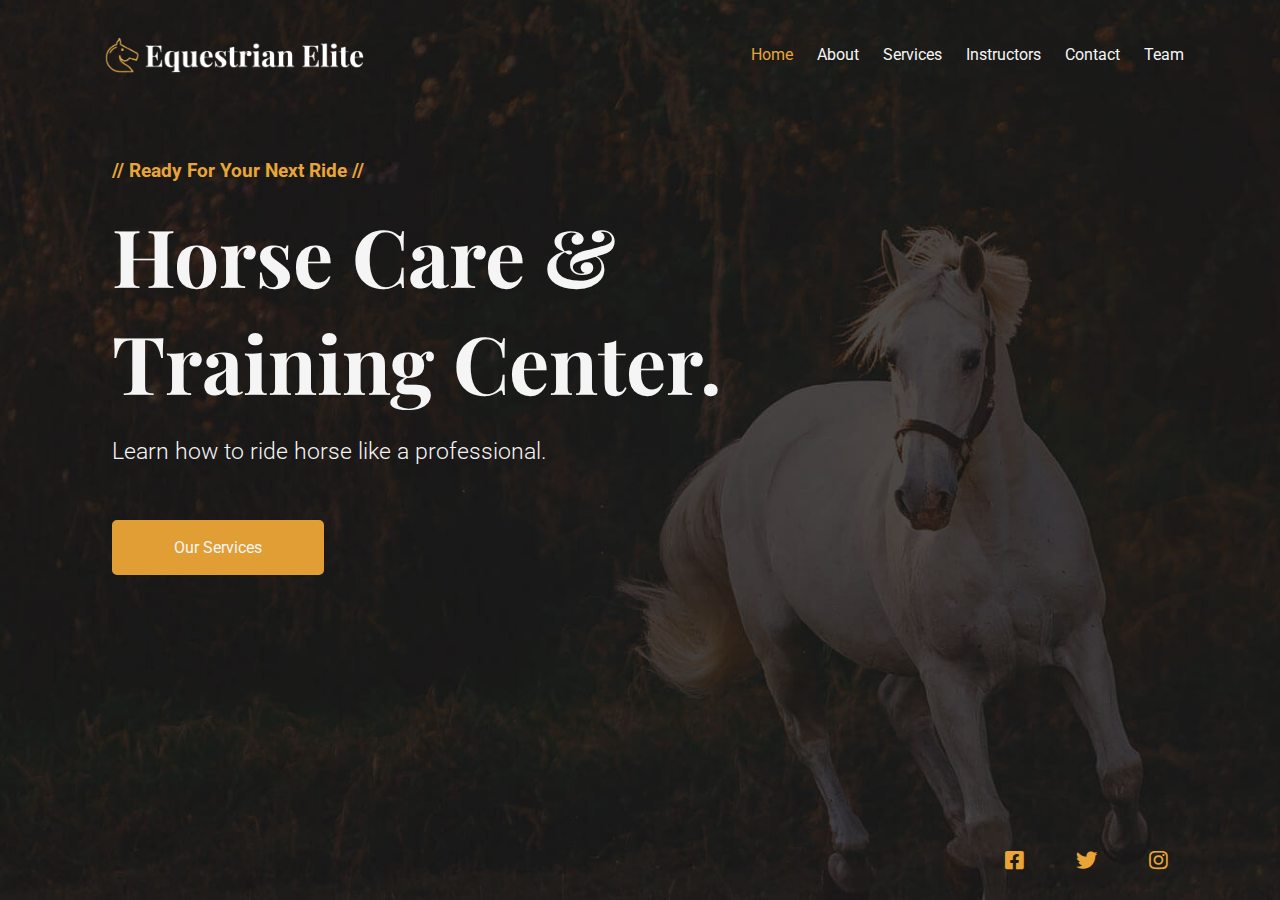
<file: EquestrianElite/index.html>
<!DOCTYPE html>
<html lang="en">
  <head>
    <meta charset="UTF-8" />
    <meta name="viewport" content="width=device-width, initial-scale=1.0" />

    <title>Equestrian Elite</title>

    <link rel="shortcut icon" href="./images/icon.png" type="image/x-icon" />
    <link rel="stylesheet" type="text/css" href="./css/style.css" />

    <!-- font awsome for icons -->
    <link
      rel="stylesheet"
      href="https://cdnjs.cloudflare.com/ajax/libs/font-awesome/5.15.4/css/all.min.css"
    />

    <style>
      body {
        background-image: url("./images/Background.jpg");
        height: 100vh;
        background-size: cover;
        background-repeat: no-repeat;
        color: whitesmoke;
      }

      a {
        color: whitesmoke;
      }

      section {
        width: 60%;
        margin-top: 5rem;
        height: max-content;
        display: flex;
        flex-direction: column;
      }

      section #Large_h1 {
        font-size: 90px;
        margin: 0;
      }

      section #styled_h3 {
        font-size: 23px;
        font-weight: 300;
      }

      section #Large_h1,
      section #styled_h3 {
        text-align: left;
      }

      footer {
        background-image: none;
        padding: 0;
        height: max-content;
        display: inline-block;
        position: absolute;
        right: 5rem;
        bottom: 0;
      }

      footer i {
        border: none;
      }

      /* For (laptop)*/
      @media (max-width: 1366px) {
        section {
          margin-top: 2rem;
        }

        section #Large_h1 {
          font-size: 80px;
        }
      }

      /* Medium devices (tablets, 820px and down) */
      @media (max-width: 820px) {
        body {
          background-position: center;
        }

        .container {
          padding: 0 6rem;
        }

        section {
          width: 100%;
          margin-top: 8rem;
          align-items: center;
        }

        section #Large_h1 {
          font-size: 80px;
        }

        section #Large_h1,
        section #styled_h3 {
          text-align: center;
        }

        footer {
          right: 35%;
        }
      }

      /* Small devices (phones, 576px and down) */
      @media (max-width: 576px) {
        .container {
          padding: 0 3rem;
        }

        section {
          margin-top: 5rem;
        }

        section #Large_h1 {
          font-size: 50px;
        }

        section #styled_h3 {
          font-size: 20px;
        }

        footer {
          right: 25%;
        }
      }
    </style>
  </head>

  <body>
    <!-- HEADER -->
    <header>
      <div id="menuIcon">
        <i class="fas fa-bars fa-lg"></i>
      </div>
      <nav>
        <img src="./images/Logo.png" alt="Logo" />

        <ul id="sideNav">
          <a href="./index.html">
            <li id="active-page">Home</li>
          </a>
          <a href="./about.html">
            <li>About</li>
          </a>
          <a href="./services.html">
            <li>Services</li>
          </a>
          <a href="./instructors.html">
            <li>Instructors</li>
          </a>
          <a href="./contact.html">
            <li>Contact</li>
          </a>
          <a href="./team.html">
            <li>Team</li>
          </a>
        </ul>
      </nav>
    </header>
    <div class="container">
      <!-- SECTION -->
      <section>
        <h3 style="color: #e9a537">// Ready For Your Next Ride //</h3>
        <h1 id="Large_h1">Horse Care & Training Center.</h1>
        <h3 id="styled_h3">Learn how to ride horse like a professional.</h3>
        <a class="btn" href="./services.html">Our Services</a>
      </section>

      <!-- FOOTER -->
      <footer>
        <a href="https://www.facebook.com/" target="_blank"
          ><i class="fab fa-facebook-square fa-lg"></i
        ></a>
        <a href="https://twitter.com/" target="_blank"
          ><i class="fab fa-twitter fa-lg"></i
        ></a>
        <a href="https://www.instagram.com/" target="_blank"
          ><i class="fab fa-instagram fa-lg"></i
        ></a>
      </footer>
    </div>

    <script src="./js/mobileSideNav.js"></script>
  </body>
</html>
</file>
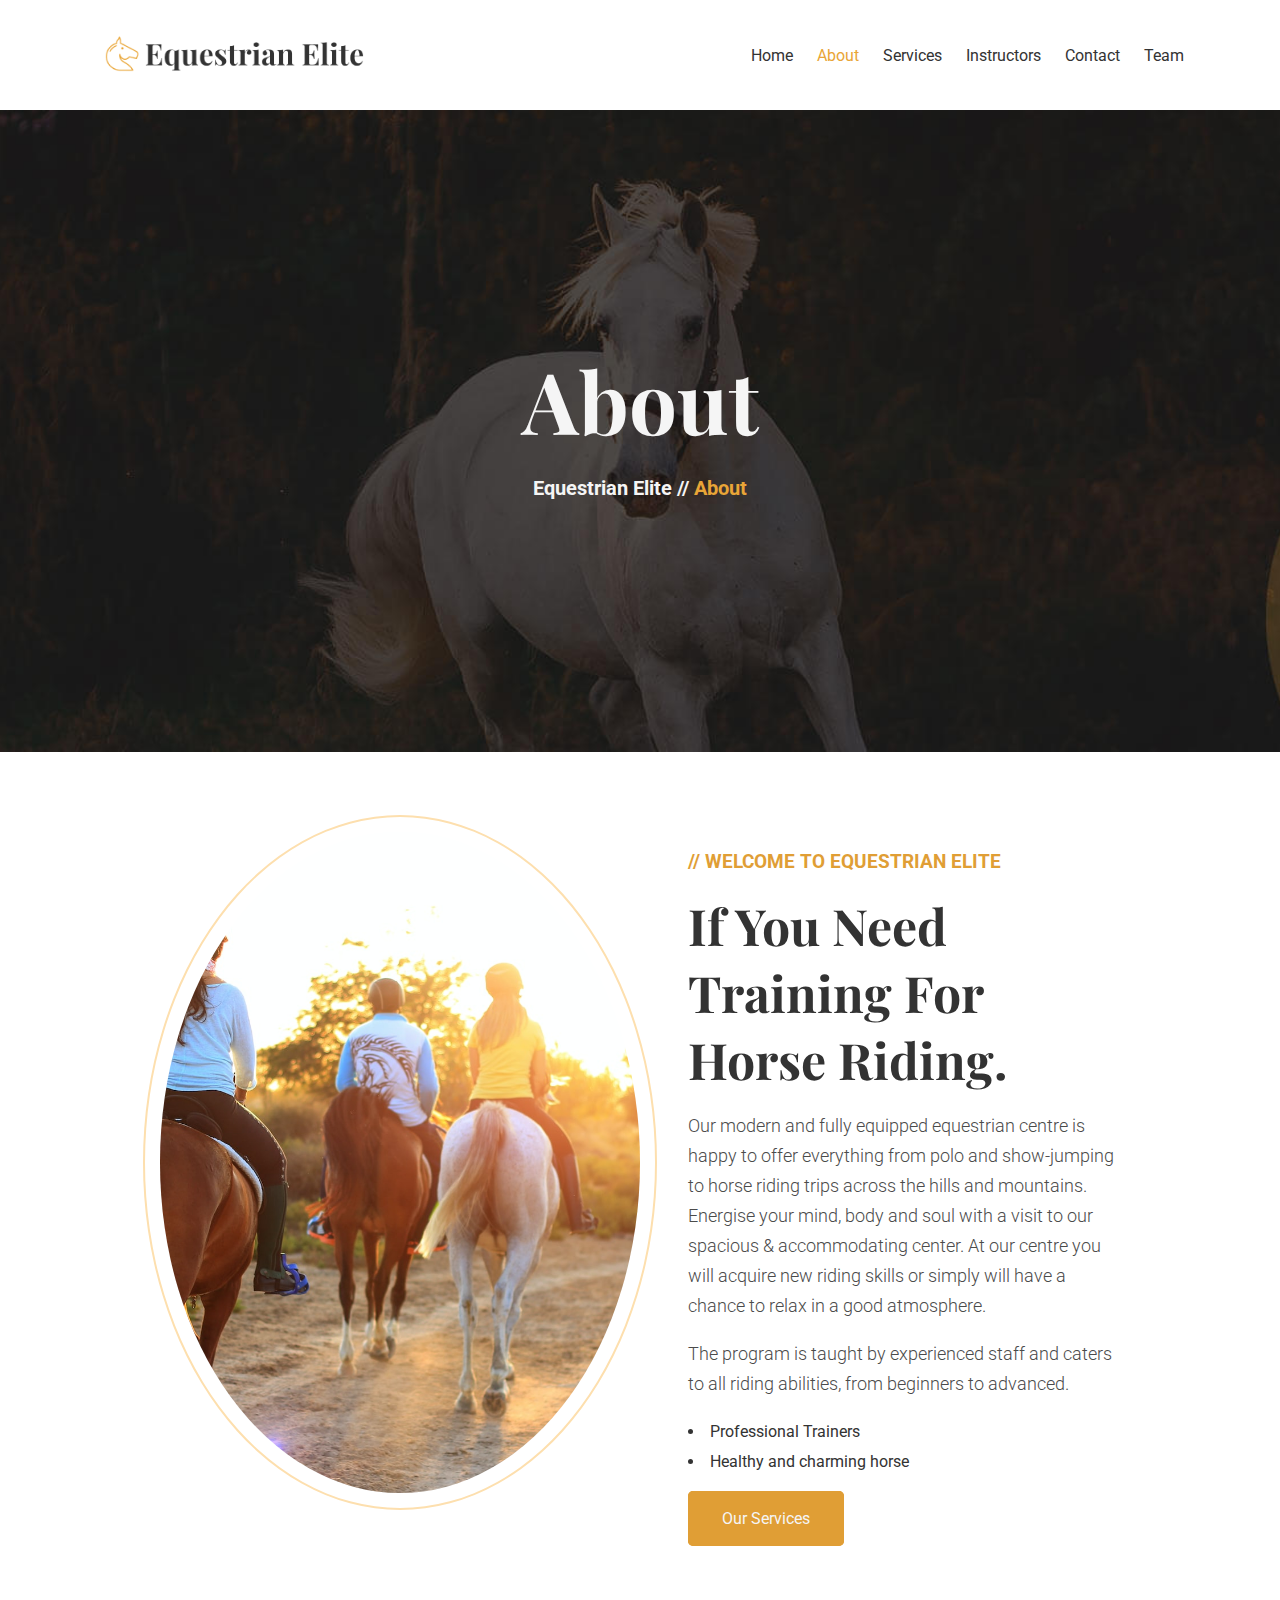
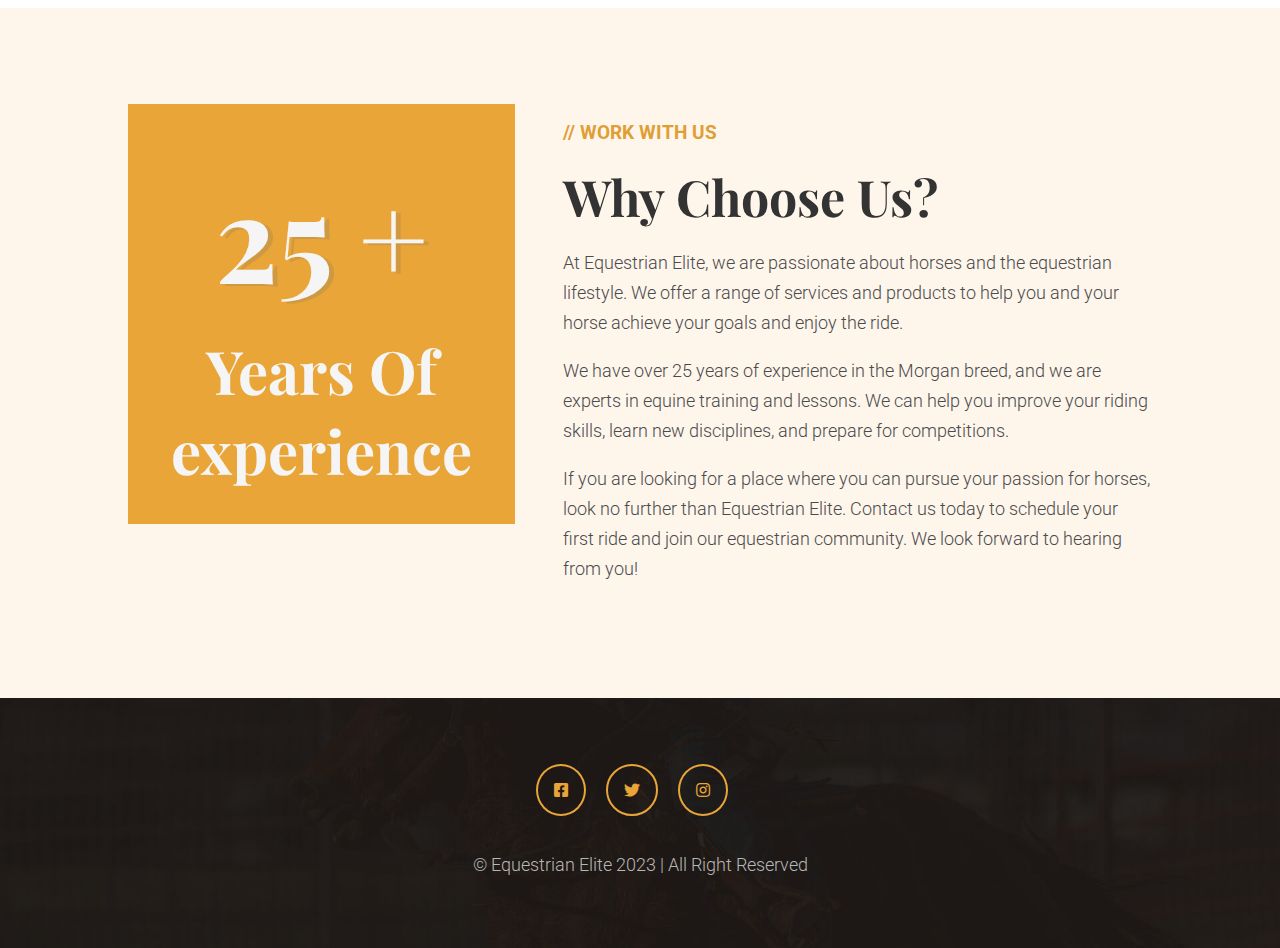
<file: EquestrianElite/about.html>
<!DOCTYPE html>
<html lang="en">

<head>
  <meta charset="UTF-8" />
  <meta name="viewport" content="width=device-width, initial-scale=1.0" />

  <title>About</title>

  <link rel="shortcut icon" href="./images/icon.png" type="image/x-icon">
  <link rel="stylesheet" type="text/css" href="./css/style.css" />

  <!-- font awsome for icons -->
  <link rel="stylesheet" href="https://cdnjs.cloudflare.com/ajax/libs/font-awesome/5.15.4/css/all.min.css">

  <style>
    .welcome {
      height: max-content;
      margin: 5rem 0;
      padding: 0 3rem;
      display: flex;
      flex-direction: row;
      justify-content: space-between;
    }

    .photo {
      /* background-color: #8de5eb; */
      width: 50%;
    }

    .photo img {
      object-fit: cover;
      object-position: center;
      width: 100%;
      height: 95%;
      border-radius: 50%;
      outline-color: #fddfae;
      outline-width: 2px;
      outline-style: solid;
      outline-offset: 15px;
    }

    .content {
      width: 45%;
      margin-left: 3rem;
    }

    .content ul {
      padding-left: 0;
      list-style-position: inside;
      margin-bottom: 2rem;
      line-height: 30px;
    }

    section {
      background-color: #FEF5EB;
      display: flex;
      flex-direction: row;
      justify-content: space-between;
      align-items: flex-start;
      padding: 6rem 8rem;
    }

    .square {
      width: 30rem;
      height: 20rem;
      padding: 50px 40px;
      background-color: #e9a537;
      text-align: center;
    }

    .square h1 {
      font-size: 60px;
      margin: 0;
      color: whitesmoke;
    }

    .square h1#number {
      font-size: 120px;
      text-shadow: 5px 2px 0 #cf9943;
      margin-bottom: 1rem;
    }

    .content.second {
      width: 90%;
    }


    /* Medium devices (tablets, 820px and down) */
    @media (max-width: 820px) {
      .welcome {
        padding: 0 0;
        flex-direction: column;
        height: max-content;
      }

      .photo {
        width: 100%;
        display: flex;
        justify-content: center;
        align-items: center;
      }

      .photo img {
        height: 545px;
        width: 545px;
      }

      .content {
        width: 100%;
        margin-left: 0;
        margin-top: 3rem;
      }

      section {
        padding: 6rem 2rem;
      }

      .square {
        width: 15rem;
      }

      .content.second {
        margin-left: 1rem;
        margin-top: 0;
      }

      .square h1 {
        font-size: 45px;
      }

      .square h1#number {
        font-size: 100px;
        text-shadow: 5px 2px 0 #cf9943;
      }
    }

    /* Small devices (phones, 576px and down) */
    @media (max-width: 576px) {
      .photo img {
        height: 280px;
        width: 280px;
      }

      section {
        flex-direction: column;
      }

      .square {
        height: 15rem;
      }

      .square h1 {
        font-size: 40px;
      }

      .content.second {
        width: 100%;
        margin-left: 0;
      }


    }
  </style>
</head>

<body>
  <!-- HEADER -->
  <header>
    <div id="menuIcon">
      <i class="fas fa-bars fa-lg"></i>
    </div>
    <nav>
      <img src="./images/Logo_black.png" alt="Logo">

      <ul id="sideNav">
        <a href="./index.html">
          <li>Home</li>
        </a>
        <a href="./about.html">
          <li id="active-page">About</li>
        </a>
        <a href="./services.html">
          <li>Services</li>
        </a>
        <a href="./instructors.html">
          <li>Instructors</li>
        </a>
        <a href="./contact.html">
          <li>Contact</li>
        </a>
        <a href="./team.html">
          <li>Team</li>
        </a>
      </ul>
    </nav>
  </header>

  <!-- SECTION -->
  <section id="banner">
    <h1>About</h1>
    <h3>Equestrian Elite // <span> About</span></h3>
  </section>

  <div class="container">
    <div class="welcome">
      <div class="photo">
        <img src="./images/about.jpeg" alt="">
      </div>
      <div class="content">
        <h3 class="subTitle">// Welcome To Equestrian Elite</h3>
        <h1 class="title">If You Need Training For Horse Riding.</h1>
        <p> Our modern and fully equipped equestrian centre is happy to offer everything from polo and show-jumping to horse riding trips across the hills and mountains. Energise your mind, body and soul with a visit to our spacious & accommodating center. At our centre you will acquire new riding skills or simply will have a chance to relax in a good atmosphere.</p>

        <p>The program is taught by experienced staff and caters to all riding abilities, from beginners to advanced.
        </p>

        <ul>
          <li>Professional Trainers</li>
          <li>Healthy and charming horse</li>
        </ul>

        <a class="btn" href="./services.html">Our Services</a>

      </div>
    </div>
  </div>

  <section>
    <div class="square">
      <h1 id="number">25 +</h1>
      <h1>Years Of experience</h1>
    </div>

    <div class="content second">
      <h3 class="subTitle">// WORK WITH US</h3>
      <h1 class="title">Why Choose Us?</h1>
      <p> At Equestrian Elite, we are passionate about horses and the equestrian lifestyle. We offer a range of services
        and products to help you and your horse achieve your goals and enjoy the ride.</p>

      <p>We have over 25 years of experience in the Morgan breed, and we are experts in equine training and lessons. We
        can help you improve your riding skills, learn new disciplines, and prepare for competitions.
      </p>

      <p>If you are looking for a place where you can pursue your passion for horses, look no further than Equestrian
        Elite. Contact us today to schedule your first ride and join our equestrian community. We look forward to
        hearing from you!</p>

    </div>
  </section>

  <!-- FOOTER -->
  <footer>     
      <div class="social-media">
        <a href="https://www.facebook.com/" target="_blank"><i class="fab fa-facebook-square"></i></a>
        <a href="https://twitter.com/" target="_blank"><i class="fab fa-twitter"></i></a>
        <a href="https://www.instagram.com/" target="_blank"><i class="fab fa-instagram"></i></a>
      </div>
      <p>© Equestrian Elite 2023 | All Right Reserved</p>
  </footer>

  <script src="./js/mobileSideNav.js"></script>
</body>

</html>
</file>
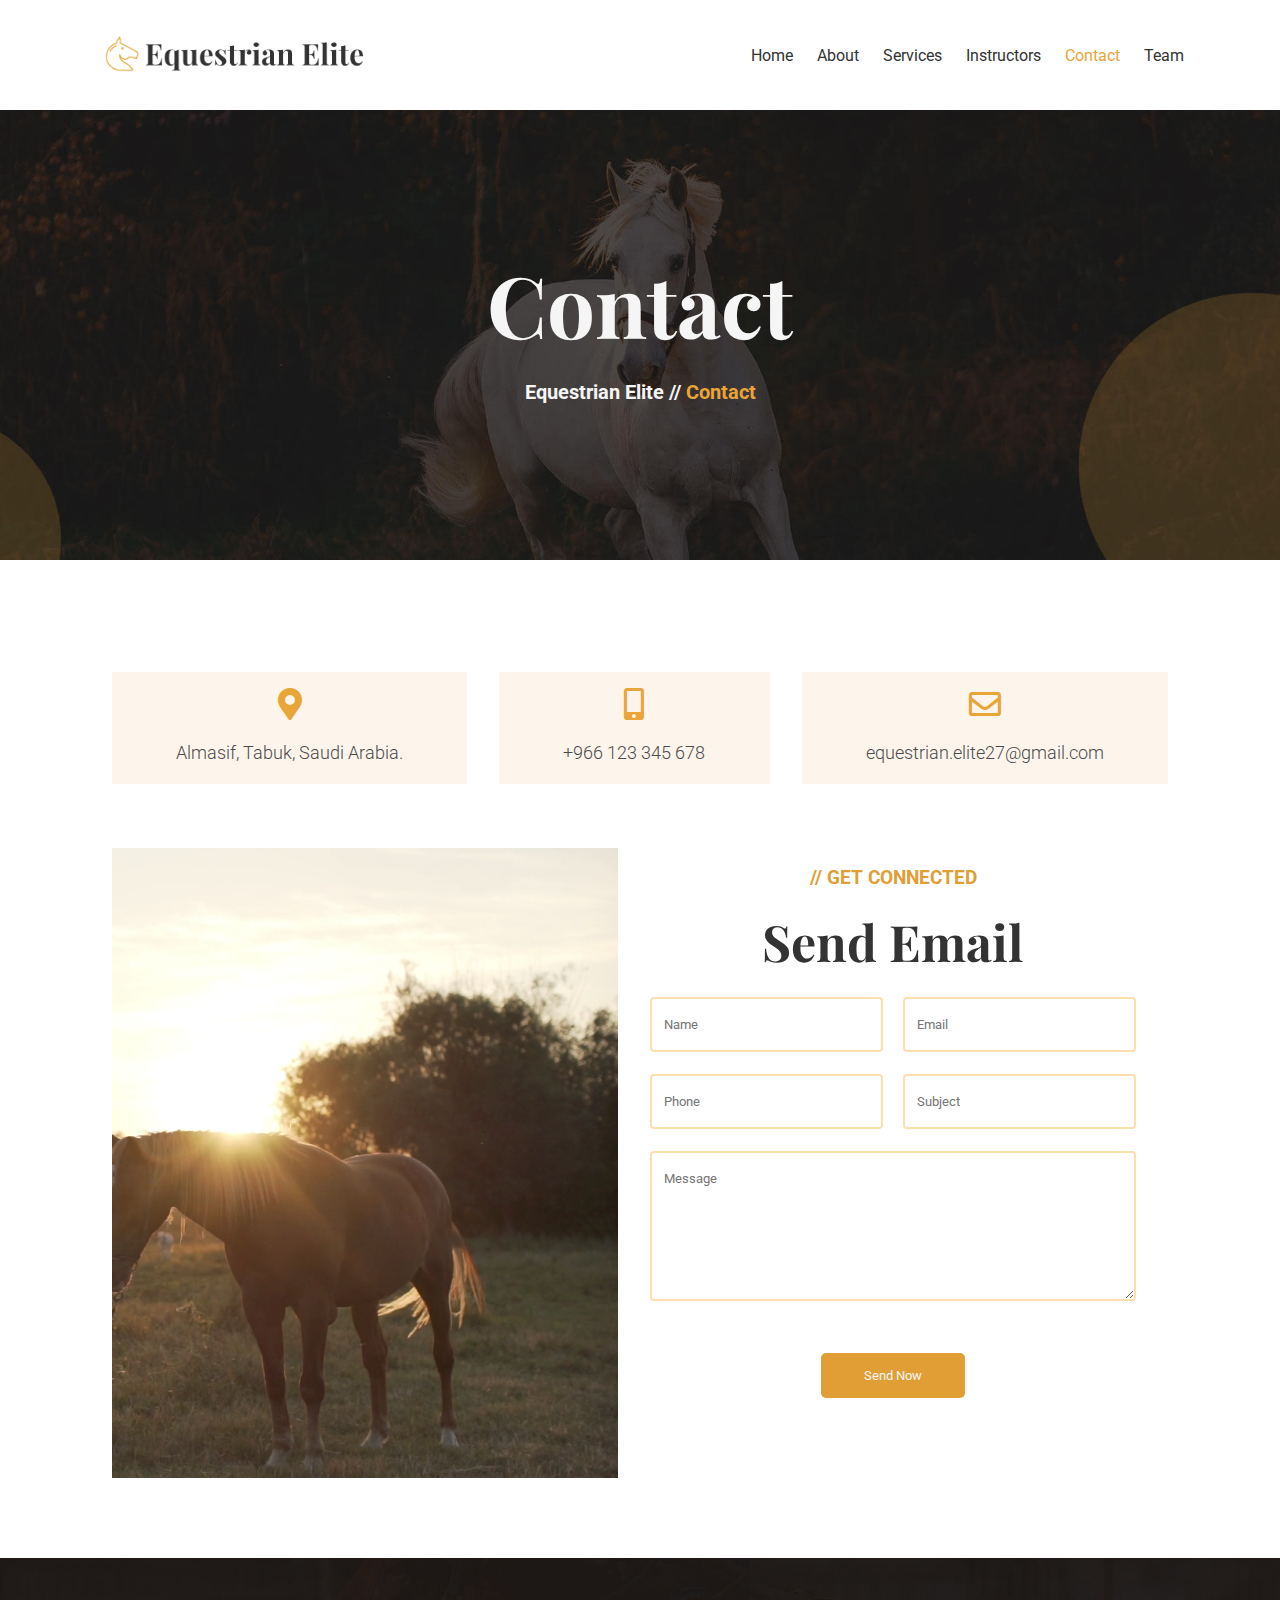
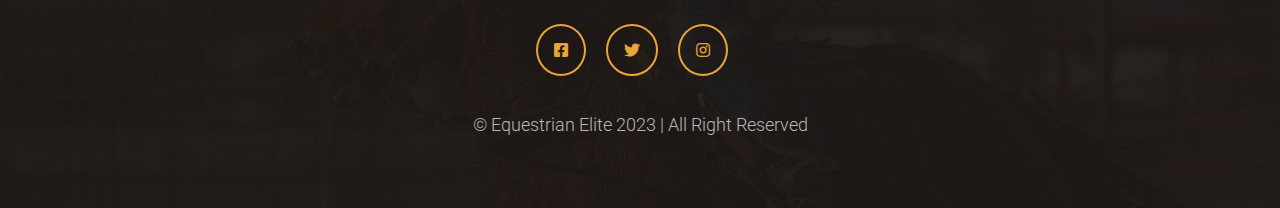
<file: EquestrianElite/contact.html>
<!DOCTYPE html>
<html lang="en">

<head>
  <meta charset="UTF-8" />
  <meta name="viewport" content="width=device-width, initial-scale=1.0" />

  <title>Contact</title>

  <link rel="shortcut icon" href="./images/icon.png" type="image/x-icon">
  <link rel="stylesheet" type="text/css" href="./css/style.css" />

  <!-- font awsome for icons -->
  <link rel="stylesheet" href="https://cdnjs.cloudflare.com/ajax/libs/font-awesome/5.15.4/css/all.min.css">

  <style>
    .grid {
      padding: 2rem 0;
    }

    .info {
      box-sizing: border-box;
      background-color: #FDF5EB;
      width: 100%;
      height: 7rem;
      margin-bottom: 2rem;
      padding: 1rem;
    }

    .info i {
      color: #e9a537;
    }

    .contact {
      height: max-content;
      width: 100%;
      display: flex;
      flex-direction: row;
    }

    .video-section {
      width: 50%;
      height: 70vh;
    }

    .video-section video {
      height: 100%;
      width: 100%;
      object-fit: cover;
      object-position: right;
    }

    .form-section {
      width: 48%;
      padding: 0 2rem;
    }

    form {
      margin-top: 1rem;
    }

    input,
    textarea {
      box-sizing: border-box;
      width: 100%;
      padding: 18px 12px;
      margin-top: 6px;
      margin-bottom: 16px;
      border: 2px solid #fddfae;
      border-radius: 4px;
      resize: vertical;
    }

    .input-group {
      display: flex;
      flex-direction: row;
      justify-content: space-between;
    }

    .input-group input {
      width: 48%;
    }

    input:invalid {
      border: 2px solid #f99998;
    }

    /* Medium devices (tablets, 820px and down) */
    @media (max-width: 820px) {

      .video-section {
        height: 50vh;
      }

      .video-section video {

        object-position: right;
      }
    }

    /* Small devices (phones, 576px and down) */
    @media (max-width: 576px) {

      .grid {
        row-gap: 0;
      }

      .contact {
        flex-direction: column;
      }

      .form-section {
        width: 100%;
        padding: 0 0;
      }

      .input-group {
        flex-direction: column;
      }

      .input-group input {
        width: 100%;
      }

      .video-section {
        width: 100%;
        height: 30vh;
      }
    }
  </style>
</head>

<body>
  <!-- HEADER -->
  <header>
    <div id="menuIcon">
      <i class="fas fa-bars fa-lg"></i>
    </div>
    <nav>
      <img src="./images/Logo_black.png" alt="Logo">

      <ul id="sideNav">
        <a href="./index.html">
          <li>Home</li>
        </a>
        <a href="./about.html">
          <li>About</li>
        </a>
        <a href="./services.html">
          <li>Services</li>
        </a>
        <a href="./instructors.html">
          <li>Instructors</li>
        </a>
        <a href="./contact.html">
          <li id="active-page">Contact</li>
        </a>
        <a href="./team.html">
          <li>Team</li>
        </a>
      </ul>
    </nav>
  </header>

  <!-- SECTION -->
  <section id="banner">
    <h1>Contact</h1>
    <h3>Equestrian Elite // <span> Contact</span></h3>
  </section>

  <div class="container">
    <main>

      <div class="grid">
        <div class="info">
          <i class="fas fa-map-marker-alt fa-2x"></i>
          <p>Almasif, Tabuk, Saudi Arabia.</p>
        </div>

        <div class="info">
          <i class="fas fa-mobile-alt fa-2x"></i>
          <p>+966 123 345 678</p>
        </div>

        <div class="info">
          <i class="far fa-envelope fa-2x"></i>
          <p>equestrian.elite27@gmail.com</p>
        </div>
      </div>

      <div class="contact">

        <div class="video-section">
          <video autoplay muted loop>
            <source src="./videos/horse.mp4" type="video/mp4" />
          </video>
        </div>

        <div class="form-section">
          <div>
            <h3 class="subTitle">// GET Connected</h3>
            <h1 class="title">Send Email</h1>
          </div>
          <form id="contact_form">
            <div class="input-group">
              <input name="name" type="text" minlength="3" placeholder="Name">
              <input name="email" type="email" placeholder="Email"
                pattern="[A-Za-z0-9._%+-]+@[A-Za-z0-9.-]+\.[A-Za-z]{1,63}$">
            </div>

            <div class="input-group">
              <input name="phoneNum" type="tel" placeholder="Phone" pattern="(?:\+?0*?966)?0?(5[0-9]{8})">
              <input name="subject" type="text" placeholder="Subject" minlength="4"> 
            </div>

            <textarea name="message" style="height: 150px" placeholder="Message"></textarea>

            <input class="btn" type="submit" value="Send Now" />
          </form>

        </div>

      </div>

    </main>
  </div>

  <!-- FOOTER -->
  <footer>
    <div class="social-media">
      <a href="https://www.facebook.com/" target="_blank"><i class="fab fa-facebook-square"></i></a>
      <a href="https://twitter.com/" target="_blank"><i class="fab fa-twitter"></i></a>
      <a href="https://www.instagram.com/" target="_blank"><i class="fab fa-instagram"></i></a>
    </div>
    <p>© Equestrian Elite 2023 | All Right Reserved</p>
  </footer>

  <script src="./js/mobileSideNav.js"></script>
  <script src="./js/contactForm.js"></script>
</body>

</html>
</file>
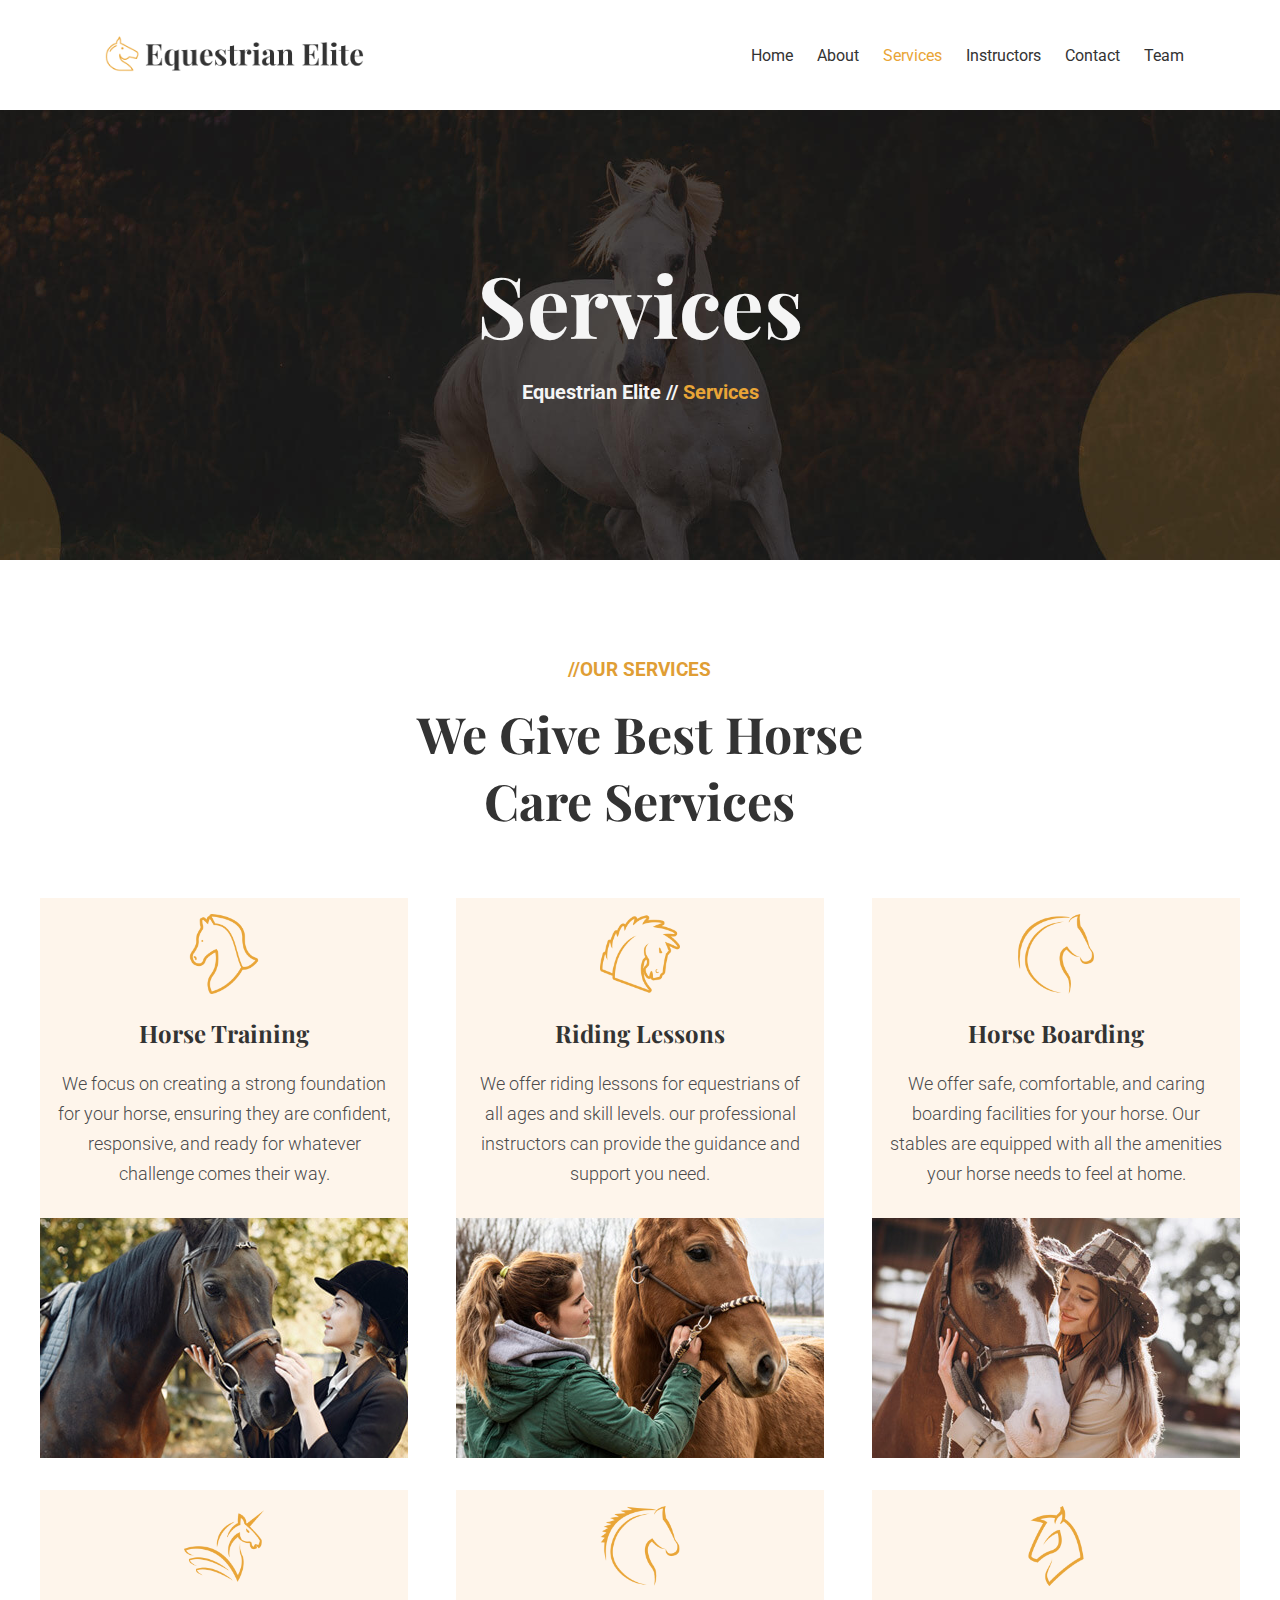
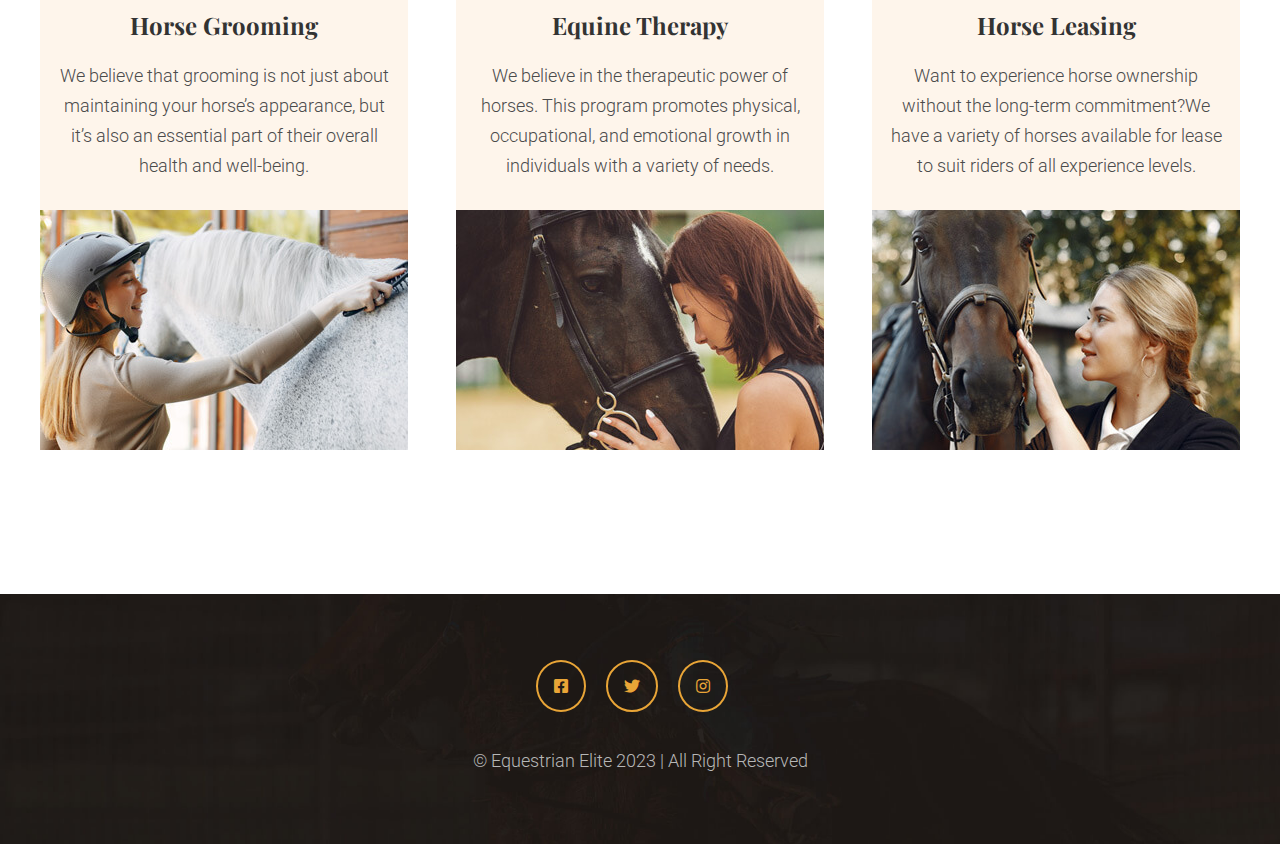
<file: EquestrianElite/services.html>
<!DOCTYPE html>
<html lang="en">
  <head>
    <meta charset="UTF-8" />
    <meta name="viewport" content="width=device-width, initial-scale=1.0" />

    <title>Services</title>

    <link rel="shortcut icon" href="./images/icon.png" type="image/x-icon" />
    <link rel="stylesheet" type="text/css" href="./css/style.css" />

    <!-- font awsome for icons -->
    <link
      rel="stylesheet"
      href="https://cdnjs.cloudflare.com/ajax/libs/font-awesome/5.15.4/css/all.min.css"
    />

    <style>
      .container {
        padding: 0 5rem;
      }

      .service {
        background-color: #fef5eb;
        width: 25rem;
        height: 35rem;
        overflow: hidden;
      }

      .service .text-logo {
        height: 18rem;
        padding: 2rem 2rem 0 2rem;
      }

      .service .text-logo img {
        width: 5rem;
      }

      .service .picture {
        height: 14rem;
        margin-top: 1rem;
      }

      .service .picture img {
        height: 100%;
        width: 100%;
        object-fit: cover;
        object-position: center;
      }

      .service:hover {
        background-color: #e9a537;
        transition: all 0.5s ease;
      }

      .service:hover * {
        color: whitesmoke;
      }

      .service:hover .text-logo img {
        filter: brightness(2);
      }

      .service:hover .picture img {
        filter: grayscale(1);
      }

      /* For (laptop and tablets)*/
      @media (max-width: 1366px) {
        .container {
          padding: 0 2rem;
        }

        .service {
          width: 23rem;
        }

        .service .text-logo {
          padding: 1rem 1rem 0 1rem;
        }

        .service .picture {
          height: 15rem;
          margin-top: 1rem;
        }

      }

      /* Small devices (phones, 576px and down) */
      @media (max-width: 576px) {
        .container {
          padding: 0 1rem;
        }

        .service {
          width: 22rem;
        }
      }
    </style>
  </head>

  <body>
    <!-- HEADER -->
    <header>
      <div id="menuIcon">
        <i class="fas fa-bars fa-lg"></i>
      </div>
      <nav>
        <img src="./images/Logo_black.png" alt="Logo" />

        <ul id="sideNav">
          <a href="./index.html">
            <li>Home</li>
          </a>
          <a href="./about.html">
            <li>About</li>
          </a>
          <a href="./services.html">
            <li id="active-page">Services</li>
          </a>
          <a href="./instructors.html">
            <li>Instructors</li>
          </a>
          <a href="./contact.html">
            <li>Contact</li>
          </a>
          <a href="./team.html">
            <li>Team</li>
          </a>
        </ul>
      </nav>
    </header>

    <!-- SECTION -->
    <section id="banner">
      <h1>Services</h1>
      <h3>Equestrian Elite // <span> Services</span></h3>
    </section>

    <div class="container">
      <main>
        <div id="heading">
          <h3 class="subTitle">//Our Services</h3>
          <h1 class="title">We Give Best Horse Care Services</h1>
        </div>
        <div class="grid">
          <!-- Service 1 -->
          <div class="service">
            <div class="text-logo">
              <img src="./images/horse-1.png" alt="" />
              <h2>Horse Training</h2>
              <p>
                We focus on creating a strong foundation for your horse,
                ensuring they are confident, responsive, and ready for whatever
                challenge comes their way.
              </p>
            </div>
            <div class="picture">
              <img src="./images/service-1.jpg" alt="" />
            </div>
          </div>

          <!-- Service 2 -->
          <div class="service">
            <div class="text-logo">
              <img src="./images/horse-2.png" alt="" />
              <h2>Riding Lessons</h2>
              <p>
                We offer riding lessons for equestrians of all ages and skill
                levels. our professional instructors can provide the guidance
                and support you need.
              </p>
            </div>
            <div class="picture">
              <img src="./images/service-2.jpg" alt="" />
            </div>
          </div>

          <!-- Service 3 -->
          <div class="service">
            <div class="text-logo">
              <img src="./images/horse-3.png" alt="" />
              <h2>Horse Boarding</h2>
              <p>
                We offer safe, comfortable, and caring boarding facilities for
                your horse. Our stables are equipped with all the amenities your
                horse needs to feel at home.
              </p>
            </div>
            <div class="picture">
              <img src="./images/service-3.jpg" alt="" />
            </div>
          </div>

          <!-- Service 4 -->
          <div class="service">
            <div class="text-logo">
              <img src="./images/horse-4.png" alt="" />
              <h2>Horse Grooming</h2>
              <p>
                We believe that grooming is not just about maintaining your
                horse’s appearance, but it’s also an essential part of their
                overall health and well-being.
              </p>
            </div>
            <div class="picture">
              <img src="./images/service-4.jpg" alt="" />
            </div>
          </div>

          <!-- Service 5 -->
          <div class="service">
            <div class="text-logo">
              <img src="./images/horse-5.png" alt="" />
              <h2>Equine Therapy</h2>
              <p>
                We believe in the therapeutic power of horses. This program
                promotes physical, occupational, and emotional growth in
                individuals with a variety of needs.
              </p>
            </div>
            <div class="picture">
              <img src="./images/service-5.jpg" alt="" />
            </div>
          </div>

          <!-- Service 6 -->
          <div class="service">
            <div class="text-logo">
              <img src="./images/horse-6.png" alt="" />
              <h2>Horse Leasing</h2>
              <p>
                Want to experience horse ownership without the long-term
                commitment?We have a variety of horses available for lease to
                suit riders of all experience levels.
              </p>
            </div>
            <div class="picture">
              <img src="./images/service-6.jpg" alt="" />
            </div>
          </div>
        </div>
      </main>
    </div>

    <!-- FOOTER -->
    <footer>
      <div class="social-media">
        <a href="https://www.facebook.com/" target="_blank"
          ><i class="fab fa-facebook-square"></i
        ></a>
        <a href="https://twitter.com/" target="_blank"
          ><i class="fab fa-twitter"></i
        ></a>
        <a href="https://www.instagram.com/" target="_blank"
          ><i class="fab fa-instagram"></i
        ></a>
      </div>
      <p>© Equestrian Elite 2023 | All Right Reserved</p>
    </footer>

    <script src="./js/mobileSideNav.js"></script>
  </body>
</html>
</file>
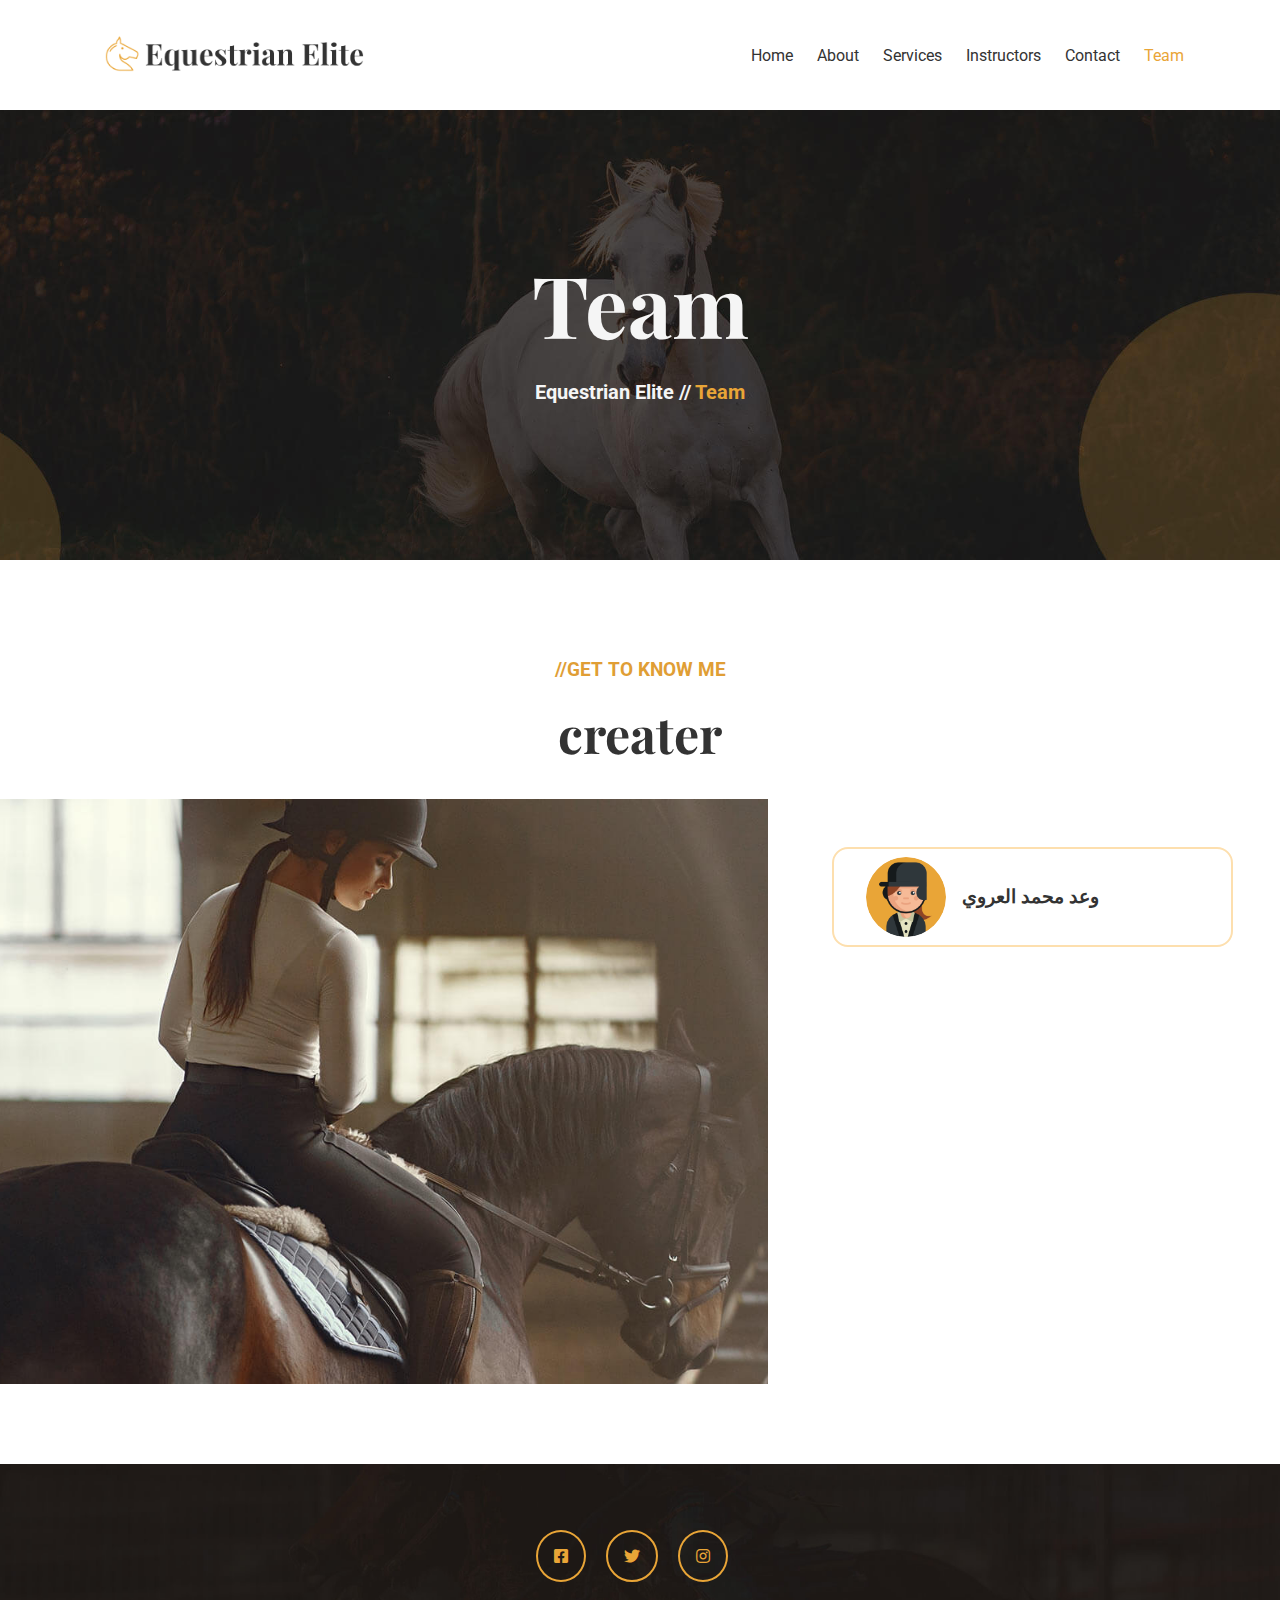
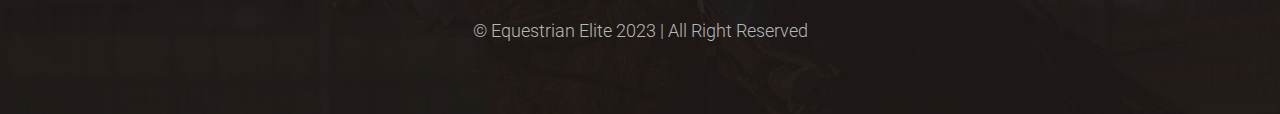
<file: EquestrianElite/team.html>
<!DOCTYPE html>
<html lang="en">

<head>
  <meta charset="UTF-8" />
  <meta name="viewport" content="width=device-width, initial-scale=1.0" />

  <title>Team</title>

  <link rel="shortcut icon" href="./images/icon.png" type="image/x-icon">
  <link rel="stylesheet" type="text/css" href="./css/style.css" />

  <!-- font awsome for icons -->
  <link rel="stylesheet" href="https://cdnjs.cloudflare.com/ajax/libs/font-awesome/5.15.4/css/all.min.css">

  <style>
    .container {
      padding: 0 0;
    }

    .team-section {
      width: 100%;
      display: flex;
      flex-direction: row;
      justify-content: space-between;
      margin-top: 2rem;
    }

    .side-image {
      width: 60%;
    }

    #list {
      box-sizing: border-box;
      width: 40%;
      list-style-type: none;
      padding-top: 2rem;
      padding-left: 4rem;
      padding-right: 2rem;
    }

    #list li {
      width: 80%;
      height: max-content;
      display: flex;
      flex-direction: row;
      align-items: center;
      justify-content: flex-start;
      padding: 0.5rem 2rem;
      margin-bottom: 2rem;
      border: 2px solid #fddfae;
      border-radius: 1rem;
    }

    #list li .avatar {
      width: 5rem;
      height: 5rem;
      border-radius: 50%;
      margin-right: 1rem;
    }

    .avatar img {
      border-radius: 50%;
    }

    .side-image img,
    .avatar img {
      width: 100%;
      height: 100%;
      object-fit: cover;
    }

    .member-info {
      text-align: left;
    }

    /* Medium devices (tablets, 820px and down) */
    @media (max-width: 820px) {

      .side-image,
      #list {
        width: 50%;
      }

      #list {
        padding-left: 2rem;
      }
    }

    /* Small devices (phones, 576px and down) */
    @media (max-width: 576px) {

      .team-section {
        flex-direction: column;
      }

      .side-image {
        width: 100%;
      }

      #list {
        width: 100%;
      }

    }
  </style>
</head>

<body>
  <!-- HEADER -->
  <header>
    <div id="menuIcon">
      <i class="fas fa-bars fa-lg"></i>
    </div>
    <nav>
      <img src="./images/Logo_black.png" alt="Logo">

      <ul id="sideNav">
        <a href="./index.html">
          <li>Home</li>
        </a>
        <a href="./about.html">
          <li>About</li>
        </a>
        <a href="./services.html">
          <li>Services</li>
        </a>
        <a href="./instructors.html">
          <li>Instructors</li>
        </a>
        <a href="./contact.html">
          <li>Contact</li>
        </a>
        <a href="./team.html">
          <li id="active-page">Team</li>
        </a>
      </ul>
    </nav>
  </header>

  <!-- SECTION -->
  <section id="banner">
    <h1>Team</h1>
    <h3>Equestrian Elite // <span> Team</span></h3>
  </section>

  <div class="container">
    <main>
      <div id="heading">
        <h3 class="subTitle">//get to know me</h3>
        <h1 class="title">creater</h1>
      </div>

      <div class="team-section">
        <div class="side-image">
          <img src="./images/team.jpg" alt="">
        </div>
        <ul id="list">
        
        

          <!-- Member -->
          <li>
            <div class="avatar">
              <img src="./images/horsewoman.png" alt="">
            </div>
            <div class="member-info">
              <h3>وعد محمد العروي</h3>
             
            </div>
          </li>
        </ul>
      </div>
    </main>
  </div>

  <!-- FOOTER -->
  <footer>
    <div class="social-media">
      <a href="https://www.facebook.com/" target="_blank"><i class="fab fa-facebook-square"></i></a>
      <a href="https://twitter.com/" target="_blank"><i class="fab fa-twitter"></i></a>
      <a href="https://www.instagram.com/" target="_blank"><i class="fab fa-instagram"></i></a>
    </div>
    <p>© Equestrian Elite 2023 | All Right Reserved</p>
  </footer>

  <script src="./js/mobileSideNav.js"></script>
  <script src="./js/teamRandom.js"></script>
</body>

</html>
</file>
<file: EquestrianElite/css/style.css>
@import url('https://fonts.googleapis.com/css2?family=Playfair+Display:wght@700&family=Roboto:wght@300;400&display=swap');


* {
  font-family: 'Roboto', sans-serif;
}

body {
  margin: 0;
  padding: 0;
  box-sizing: border-box;
  color: #333;
}

header {
  padding: 1.5rem 6rem;
}

nav {
  display: flex;
  flex-direction: row;
  align-items: center;
  list-style: none;
}

nav img {
  flex: 1;
  width: 25%;
}

nav ul {
  flex: 3;
  display: flex;
  justify-content: flex-end;
  padding: 0;
}

nav ul li {
  display: inline-block;
  margin: 0 1.5rem;
}

nav ul li:last-child {
  margin-right: 0;
}

nav li:hover {
  text-decoration: underline;
  text-underline-offset: 10px;
  text-decoration-color: #e9a537;
}

a {
  text-decoration: none;
  color: #333;
}

#active-page {
  color: #e9a537;
}

/* show the menu icon only on small devices */
#menuIcon {
  display: none;
  cursor: pointer;
  width: 25px;
  height: 25px;
  margin-left: 4rem;
  z-index: 3;
}

#menuIcon i:hover,
#closeIcon {
  color: whitesmoke;
}

.container {
  padding: 0 7rem;
}

h1,h2 {
  font-family: 'Playfair Display', serif;
}

#banner {
  height: 450px;
  display: flex;
  flex-direction: column;
  align-items: center;
  justify-content: center;
  color: whitesmoke;
  background-image: url("../images/banner.jpg");
  background-size: cover;
  background-position: center;
  background-repeat: no-repeat;
}

#banner h1 {
  font-size: 85px;
  margin: 0;
}

#banner h3 {
  font-size: 20px;
}

#banner span {
  color: #e9a537;
}

.subTitle {
  color: #E09E35;
  text-transform: uppercase;
}

h1.title {
  font-size: 50px;
  margin: 0;
}

.btn {
  margin-top: 2rem;
  width: 9rem;
  padding: 1em 2em;
  text-align: center;
  border: 2px solid #E09E35;
  border-radius: 5px;
  background-color: #E09E35;
  cursor: pointer;
  color: whitesmoke;
}

.btn:hover {
  background-color: transparent;
  color: #E09E35;
  transition: all 0.5s ease;
}

main {
  height: max-content;
  margin: 5rem 0;
  text-align: center;
  display: flex;
  flex-direction: column;
  justify-content: flex-start;
  align-items: center;
}

main #heading {
  width: 40%;
}

p {
  color: #4b4b4b;
  font-size: 18px;
  font-weight: 300;
  line-height: 30px;
}

.grid {
  width: 100%;
  padding: 4rem 0;
  display: grid;
  grid-template-columns: auto auto auto;
  column-gap: 2rem;
  row-gap: 2rem;
  place-items: center;
}

footer {
  height: 10vh;
  background-image: url("../images/footer-bg.jpg");
  background-size: cover;
  background-position: center;
  background-repeat: no-repeat;
  padding: 5rem 0;
  display: flex;
  flex-direction: column;
  justify-content: center;
  align-items: center;
  color: whitesmoke;
}


footer i {
  border: 2px solid #e9a537;
  padding: 1rem;
  border-radius: 50%;
  margin-top: 1rem;
  margin-bottom: 1rem;
  color: #e9a537;
  margin-right: 1rem;
}



footer p {
  color: rgb(183, 183, 183);
}

/* Medium devices (tablets, 820px and down) */
@media (max-width: 820px) {

  header {
    padding: 1rem 5rem;
  }

  nav {
    flex-direction: column;
    align-items: center;
    margin-top: 2rem;
  }

  nav img {
    width: 50%;
  }

  nav ul li {
    margin: 0 3rem;
  }

  .container {
    padding: 0 2rem;
  }

  main #heading {
    width: 70%;
  }

  .grid {
    grid-template-columns: auto auto;
    column-gap: 1rem;
    row-gap: 2rem;
  }

}

/* Small devices (phones, 576px and down) */
@media (max-width: 576px) {

  header {
    padding: 1rem 3rem;
    display: flex;
    align-items: center;
    /* to show logo on the left and the menu icon on the right */
    flex-direction: row-reverse;
  }

  nav {
    flex-direction: row;
    justify-content: space-between;
    margin-top: 0;
  }

  /* sideNav */
  nav ul#sideNav {
    display: flex;
    flex-direction: column;
    align-items: center;
    justify-content: flex-start;
    position: fixed;
    top: 0;
    right: -500px;
    width: 100%;
    height: 100vh;
    margin: 0;
    transition: right 0.5s;
    padding-top: 5rem;
    z-index: 2;
    background-color: #000000fb;
  }

  nav ul li {
    margin: 1rem 0;
  }

  a {
    text-decoration: none;
    color: whitesmoke;
  }

  /* show menu icon */
  #menuIcon {
    display: block;
  }

  .container {
    padding: 0 1rem;
  }

  #banner {
    height: 250px;
  }

  #banner h1 {
    font-size: 35px;
  }

  #banner h3 {
    font-size: 18px;
  }

  h1.title {
    font-size: 30px;
  }

  p {
    font-size: 16px;
  }

  main #heading {
    width: 100%;
  }

  .grid {
    grid-template-columns: auto;
  }
}
</file>
